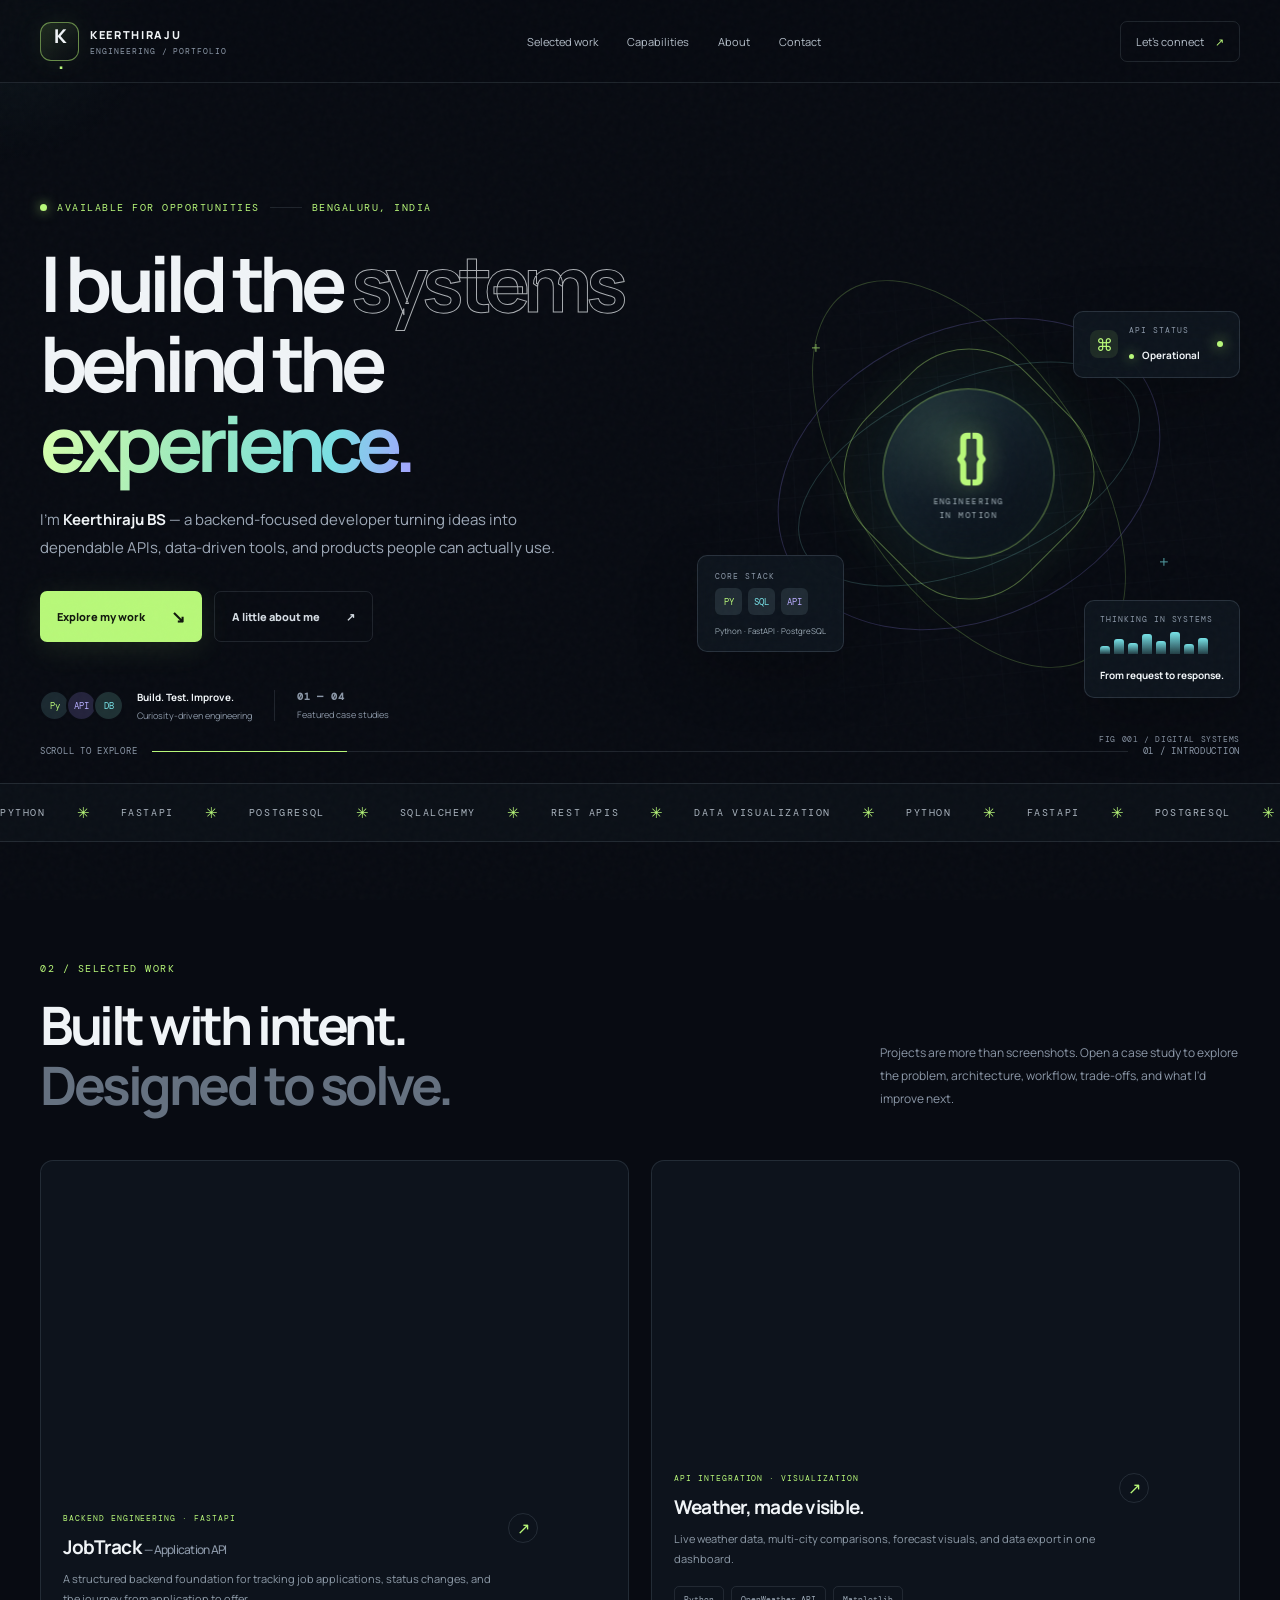
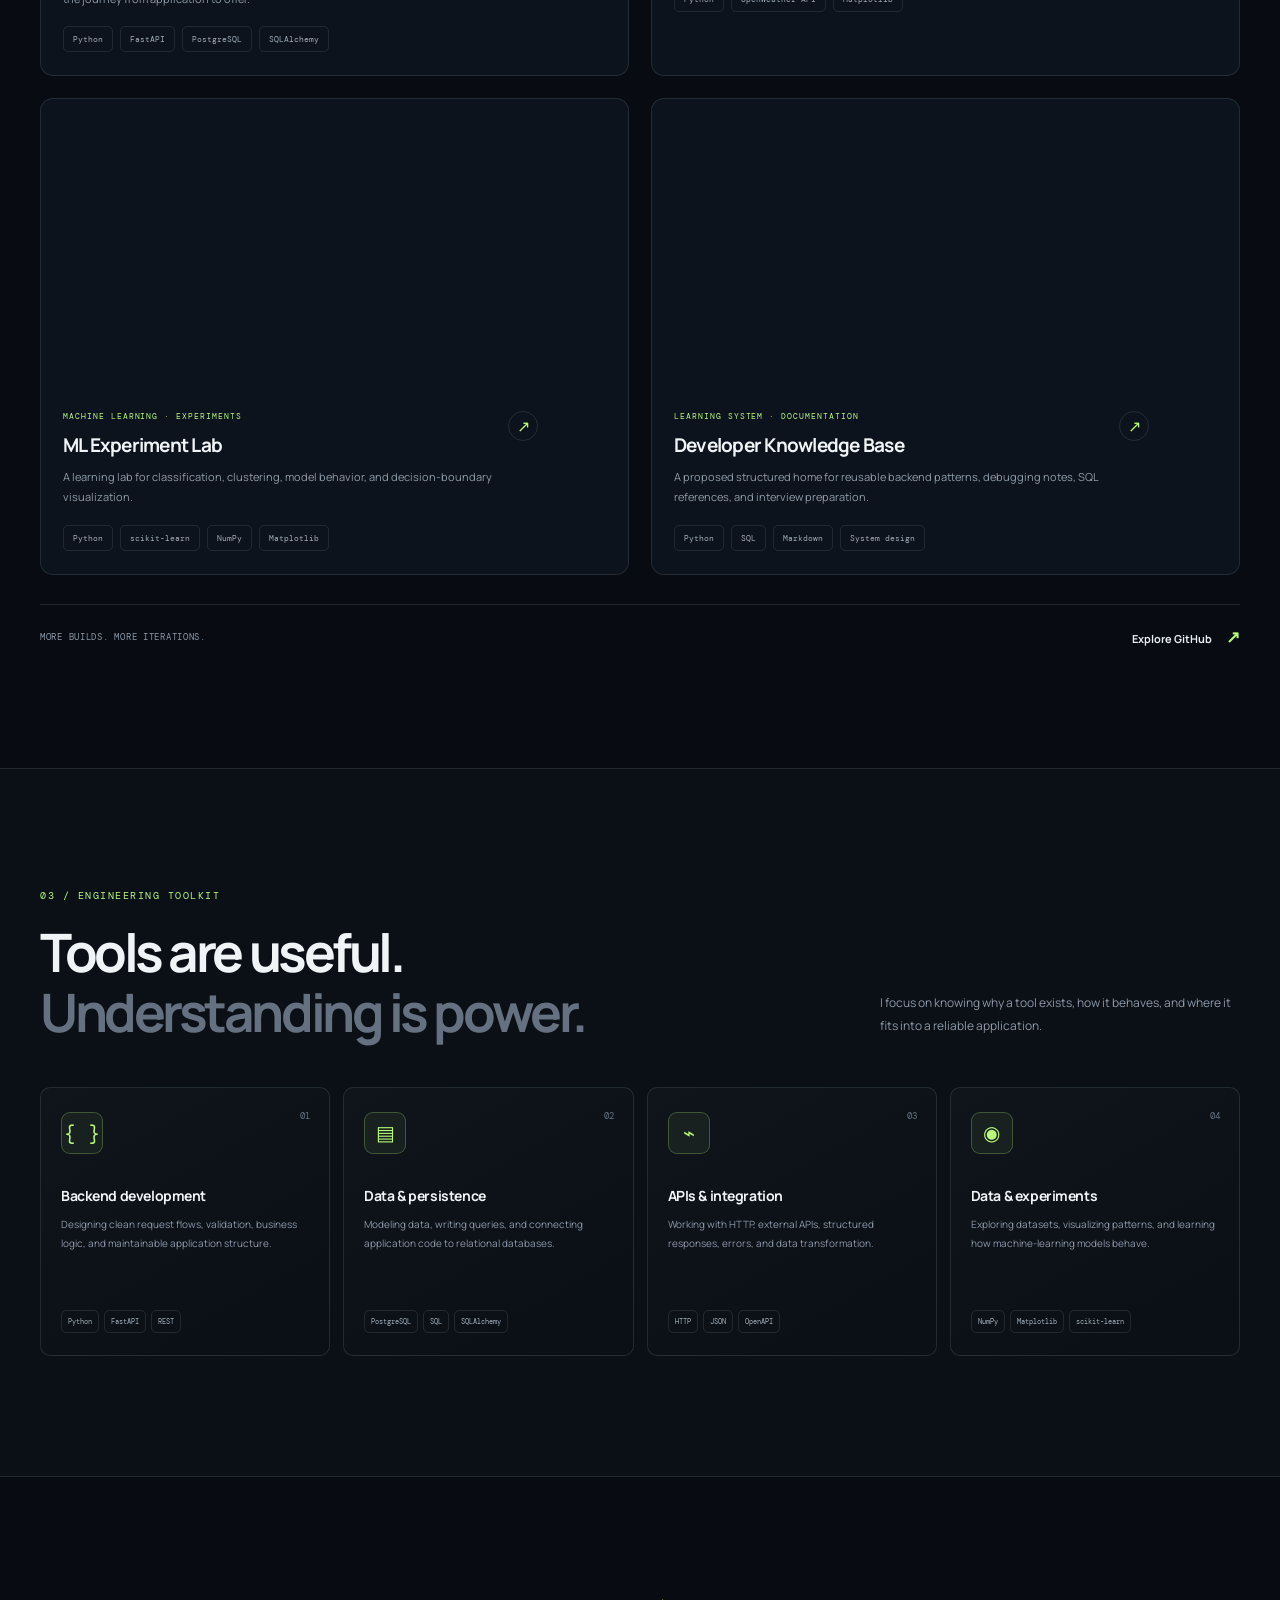
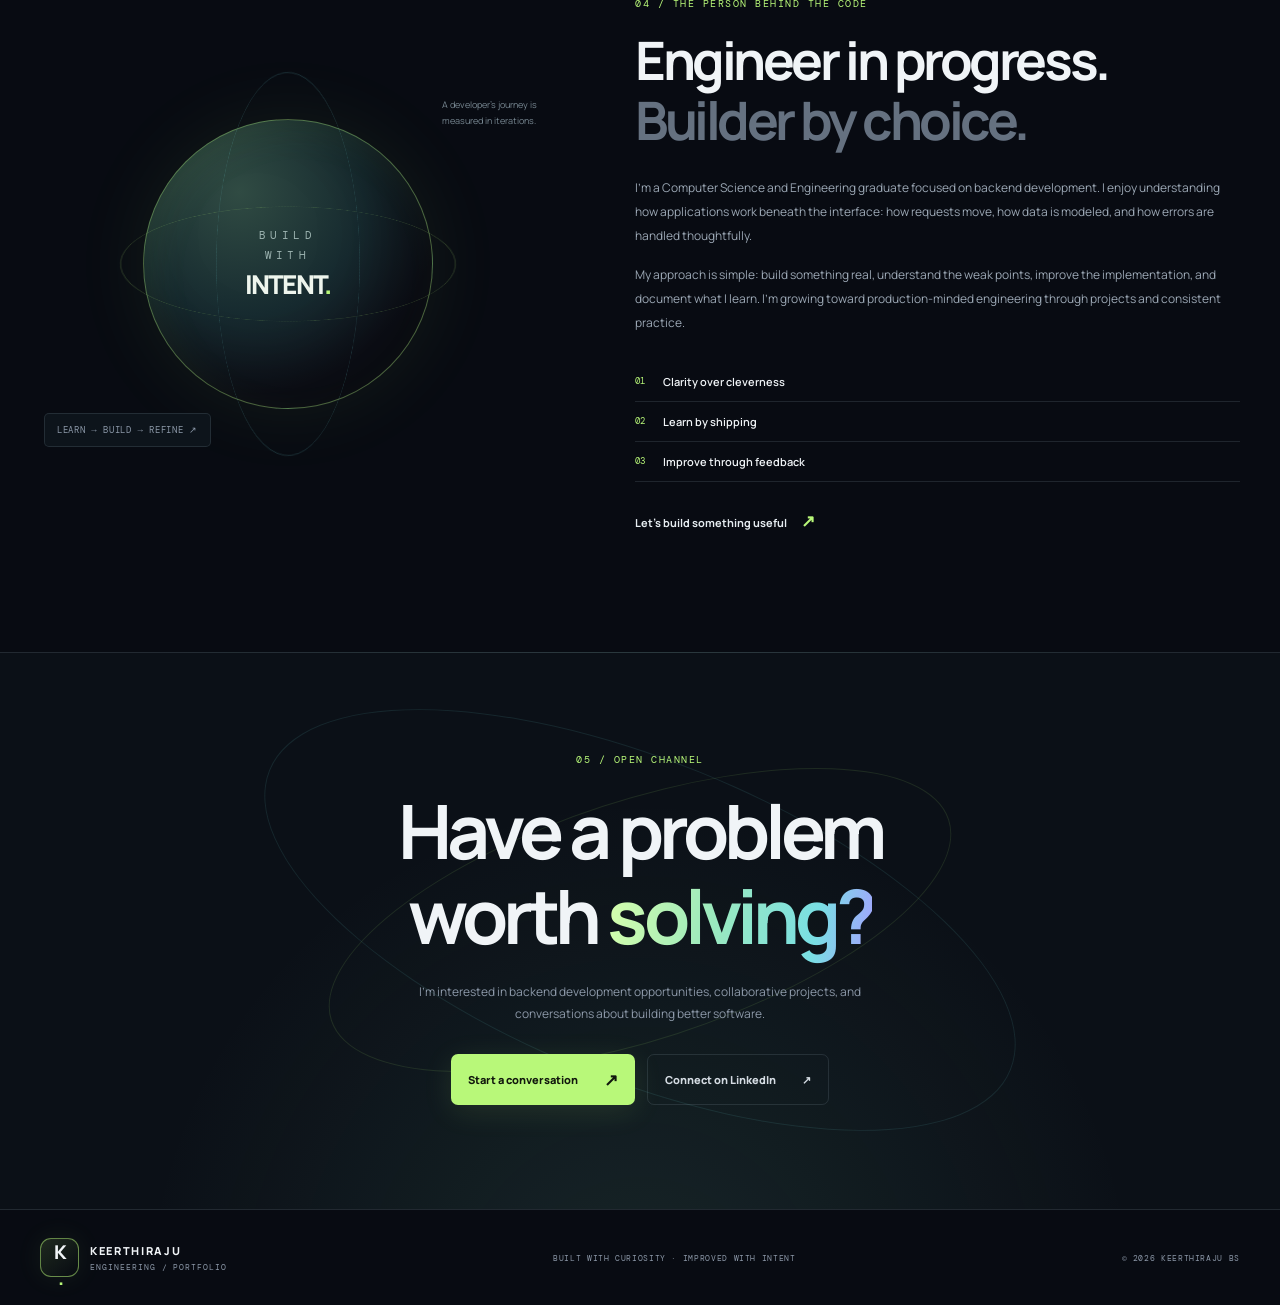
<file: index.html>
<!doctype html>
<html lang="en">
<head>
  <meta charset="utf-8">
  <meta name="viewport" content="width=device-width, initial-scale=1">
  <meta name="theme-color" content="#080b12">
  <meta name="description" content="Portfolio of Keerthiraju BS — aspiring backend developer building Python, FastAPI, PostgreSQL, API and data-driven applications.">
  <meta name="robots" content="index, follow, max-image-preview:large">
  <meta property="og:type" content="website">
  <meta property="og:title" content="Keerthiraju BS — Backend Developer Portfolio">
  <meta property="og:description" content="Engineering reliable APIs and thoughtful digital experiences with Python, FastAPI and PostgreSQL.">
  <meta property="og:image" content="assets/og-preview.svg">
  <meta name="twitter:card" content="summary_large_image">
  <title>Keerthiraju BS | Backend Developer & Python Engineer</title>
  <!-- Add a canonical URL after the final public deployment URL is known. -->
  <link rel="icon" type="image/svg+xml" href="assets/favicon.svg">
  <link rel="preconnect" href="https://fonts.googleapis.com">
  <link rel="preconnect" href="https://fonts.gstatic.com" crossorigin>
  <link href="https://fonts.googleapis.com/css2?family=DM+Mono:wght@400;500&family=Manrope:wght@400;500;600;700;800&display=swap" rel="stylesheet">
  <link rel="stylesheet" href="styles.css">
  <script type="application/ld+json">
  {
    "@context":"https://schema.org",
    "@type":"Person",
    "name":"Keerthiraju BS",
    "jobTitle":"Aspiring Backend Developer",
    "description":"Computer Science and Engineering graduate focused on Python, backend development, APIs and databases.",
    "knowsAbout":["Python","FastAPI","REST APIs","PostgreSQL","SQLAlchemy","SQL","Git","Backend Development"],
    "sameAs":["https://www.linkedin.com/in/keerthiraju-b-s-b1a40b295/","https://github.com/KeerthirajuBS"]
  }
  </script>
</head>
<body>
  <div class="noise" aria-hidden="true"></div><div class="cursor-glow" aria-hidden="true"></div>
  <header class="nav-wrap">
    <nav class="nav shell" aria-label="Main navigation">
      <a class="brand" href="#home" aria-label="Keerthiraju home"><span class="brand-mark">K<span>.</span></span><span class="brand-name">KEERTHIRAJU<span class="brand-sub">ENGINEERING / PORTFOLIO</span></span></a>
      <div class="nav-links" id="navLinks"><a href="#work">Selected work</a><a href="#stack">Capabilities</a><a href="#about">About</a><a href="#contact">Contact</a></div>
      <a class="nav-cta" href="#contact">Let's connect <span>↗</span></a>
      <button class="menu-toggle" id="menuToggle" aria-label="Toggle navigation" aria-expanded="false"><span></span><span></span></button>
    </nav>
  </header>

  <main>
    <section class="hero shell" id="home">
      <div class="hero-copy reveal">
        <div class="eyebrow"><span class="status-dot"></span> AVAILABLE FOR OPPORTUNITIES <span class="eyebrow-line"></span> BENGALURU, INDIA</div>
        <h1>I build the <span class="outline-word">systems</span><br>behind the <span class="gradient-word">experience.</span></h1>
        <p class="hero-lede">I'm <strong>Keerthiraju BS</strong> — a backend-focused developer turning ideas into dependable APIs, data-driven tools, and products people can actually use.</p>
        <div class="hero-actions"><a class="btn btn-primary" href="#work">Explore my work <span>↘</span></a><a class="btn btn-quiet" href="#about">A little about me <span>↗</span></a></div>
        <div class="hero-proof"><div class="proof-avatars"><span>Py</span><span>API</span><span>DB</span></div><div><strong>Build. Test. Improve.</strong><small>Curiosity-driven engineering</small></div><div class="proof-divider"></div><div><strong class="mono">01 — 04</strong><small>Featured case studies</small></div></div>
      </div>
      <div class="hero-visual reveal" aria-label="Abstract animated 3D technology illustration">
        <div class="visual-grid"></div><div class="orbit orbit-one"></div><div class="orbit orbit-two"></div><div class="orbit orbit-three"></div>
        <div class="core-wrap"><div class="core-ring"></div><div class="core"><span class="core-bracket">{ }</span><span class="core-caption">ENGINEERING<br>IN MOTION</span></div></div>
        <div class="float-card api-card"><span class="mini-icon">⌘</span><div><small>API STATUS</small><strong><i class="status-dot"></i> Operational</strong></div><span class="card-pulse"></span></div>
        <div class="float-card stack-card"><small>CORE STACK</small><div class="stack-pills"><span>PY</span><span>SQL</span><span>API</span></div><div class="stack-caption">Python · FastAPI · PostgreSQL</div></div>
        <div class="float-card latency-card"><small>THINKING IN SYSTEMS</small><div class="latency-line"><span></span><span></span><span></span><span></span><span></span><span></span><span></span><span></span></div><strong>From request to response.</strong></div>
        <div class="visual-index mono">FIG 001 / DIGITAL SYSTEMS</div><div class="visual-cross cross-a">+</div><div class="visual-cross cross-b">+</div>
      </div>
      <div class="hero-bottom"><span class="mono">SCROLL TO EXPLORE</span><span class="scroll-line"><i></i></span><span class="mono">01 / INTRODUCTION</span></div>
    </section>

    <section class="marquee" aria-label="Technology interests"><div class="marquee-track"><span>PYTHON</span><b>✳</b><span>FASTAPI</span><b>✳</b><span>POSTGRESQL</span><b>✳</b><span>SQLALCHEMY</span><b>✳</b><span>REST APIS</span><b>✳</b><span>DATA VISUALIZATION</span><b>✳</b><span>PYTHON</span><b>✳</b><span>FASTAPI</span><b>✳</b><span>POSTGRESQL</span><b>✳</b><span>SQLALCHEMY</span><b>✳</b><span>REST APIS</span><b>✳</b><span>DATA VISUALIZATION</span><b>✳</b></div></section>

    <section class="section shell work-section" id="work">
      <div class="section-heading reveal"><div><div class="eyebrow">02 / SELECTED WORK</div><h2>Built with intent.<br><span class="muted-heading">Designed to solve.</span></h2></div><p>Projects are more than screenshots. Open a case study to explore the problem, architecture, workflow, trade-offs, and what I'd improve next.</p></div>
      <div class="project-grid">
        <button class="project-card project-feature reveal" data-project="jobtrack" aria-label="Open JobTrack API project details">
          <div class="project-art art-job"><div class="art-top"><span class="art-chip">CASE STUDY 01</span><span class="art-arrow">↗</span></div><div class="job-window"><div class="window-top"><span></span><span></span><span></span><i>JOBTRACK / OVERVIEW</i></div><div class="job-body"><div class="job-side"><b></b><b></b><b></b><b></b></div><div class="job-main"><div class="job-welcome">Application pipeline <span>＋ New</span></div><div class="job-stats"><div><small>Applied</small><strong>12</strong><i style="width:65%"></i></div><div><small>Interview</small><strong>04</strong><i style="width:38%"></i></div><div><small>Offers</small><strong>02</strong><i style="width:22%"></i></div></div><div class="job-table"><span>COMPANY</span><span>STATUS</span><span>UPDATED</span><b>Northstar Labs</b><em>Interview</em><small>Today</small><b>Vertex Systems</b><em>Applied</em><small>Yesterday</small><b>Orbit Digital</b><em>Review</em><small>2 days ago</small></div></div></div></div><div class="art-glow"></div></div>
          <div class="project-info"><div><div class="project-kicker">BACKEND ENGINEERING · FASTAPI</div><h3>JobTrack <span>— Application API</span></h3><p>A structured backend foundation for tracking job applications, status changes, and the journey from application to offer.</p></div><span class="project-open">↗</span></div><div class="tag-row"><span>Python</span><span>FastAPI</span><span>PostgreSQL</span><span>SQLAlchemy</span></div>
        </button>
        <button class="project-card reveal" data-project="weather" aria-label="Open Weather Dashboard project details">
          <div class="project-art art-weather"><div class="art-top"><span class="art-chip">CASE STUDY 02</span><span class="art-arrow">↗</span></div><div class="weather-screen"><div class="weather-location">BENGALURU, IN <span>↗</span></div><div class="weather-main"><div><small>MONDAY / CURRENT</small><strong>28°<sup>C</sup></strong><span>Partly cloudy</span></div><div class="sun-orbit"><i></i><b></b></div></div><div class="weather-chart"><div class="chart-labels"><span>09 AM</span><span>12 PM</span><span>03 PM</span><span>06 PM</span></div><svg viewBox="0 0 420 90" preserveAspectRatio="none" aria-hidden="true"><path d="M0 68 C40 62 45 18 95 30 S150 70 205 45 S280 10 320 30 S370 70 420 20" fill="none" stroke="#a9f56a" stroke-width="3"/><path d="M0 68 C40 62 45 18 95 30 S150 70 205 45 S280 10 320 30 S370 70 420 20 L420 90 L0 90Z" fill="url(#weatherFill)" opacity=".22"/><defs><linearGradient id="weatherFill" x1="0" x2="0" y1="0" y2="1"><stop stop-color="#a9f56a"/><stop offset="1" stop-color="#a9f56a" stop-opacity="0"/></linearGradient></defs></svg></div><div class="weather-days"><span>MON <b>28°</b></span><span>TUE <b>30°</b></span><span>WED <b>27°</b></span><span>THU <b>29°</b></span></div></div><div class="art-glow"></div></div>
          <div class="project-info"><div><div class="project-kicker">API INTEGRATION · VISUALIZATION</div><h3>Weather, made visible.</h3><p>Live weather data, multi-city comparisons, forecast visuals, and data export in one dashboard.</p></div><span class="project-open">↗</span></div><div class="tag-row"><span>Python</span><span>OpenWeather API</span><span>Matplotlib</span></div>
        </button>
        <button class="project-card reveal" data-project="ml" aria-label="Open Machine Learning experiments project details">
          <div class="project-art art-ml"><div class="art-top"><span class="art-chip">CASE STUDY 03</span><span class="art-arrow">↗</span></div><div class="ml-canvas"><div class="ml-axis axis-x"></div><div class="ml-axis axis-y"></div><div class="ml-curve"></div><div class="ml-dot dot1"></div><div class="ml-dot dot2"></div><div class="ml-dot dot3"></div><div class="ml-dot dot4"></div><div class="ml-dot dot5"></div><div class="ml-dot dot6"></div><div class="ml-dot dot7"></div><div class="ml-dot dot8"></div><div class="ml-dot dot9"></div><div class="ml-label label-a">CLASS A</div><div class="ml-label label-b">CLASS B</div><div class="ml-legend"><span><i></i> Cluster 01</span><span><i></i> Cluster 02</span></div></div><div class="art-glow"></div></div>
          <div class="project-info"><div><div class="project-kicker">MACHINE LEARNING · EXPERIMENTS</div><h3>ML Experiment Lab</h3><p>A learning lab for classification, clustering, model behavior, and decision-boundary visualization.</p></div><span class="project-open">↗</span></div><div class="tag-row"><span>Python</span><span>scikit-learn</span><span>NumPy</span><span>Matplotlib</span></div>
        </button>
        <button class="project-card project-knowledge reveal" data-project="knowledge" aria-label="Open Developer Knowledge Base project details">
          <div class="project-art art-knowledge"><div class="art-top"><span class="art-chip">CASE STUDY 04</span><span class="art-arrow">↗</span></div><div class="knowledge-stack"><div class="knowledge-file file-back"><span>PY</span><b>python-notes.md</b><i>2.4 KB</i></div><div class="knowledge-file file-mid"><span>DB</span><b>sql-patterns.md</b><i>4.8 KB</i></div><div class="knowledge-file file-front"><span>API</span><b>backend-playbook.md</b><i>8.1 KB</i></div><div class="knowledge-orbit"></div></div><div class="art-glow"></div></div>
          <div class="project-info"><div><div class="project-kicker">LEARNING SYSTEM · DOCUMENTATION</div><h3>Developer Knowledge Base</h3><p>A proposed structured home for reusable backend patterns, debugging notes, SQL references, and interview preparation.</p></div><span class="project-open">↗</span></div><div class="tag-row"><span>Python</span><span>SQL</span><span>Markdown</span><span>System design</span></div>
        </button>
      </div>
      <div class="work-foot reveal"><span class="mono">MORE BUILDS. MORE ITERATIONS.</span><a class="text-link" href="https://github.com/KeerthirajuBS" target="_blank" rel="noreferrer">Explore GitHub <span>↗</span></a></div>
    </section>

    <section class="stack-section" id="stack"><div class="shell section"><div class="section-heading reveal"><div><div class="eyebrow">03 / ENGINEERING TOOLKIT</div><h2>Tools are useful.<br><span class="muted-heading">Understanding is power.</span></h2></div><p>I focus on knowing why a tool exists, how it behaves, and where it fits into a reliable application.</p></div>
      <div class="capability-grid"><article class="capability reveal"><span class="cap-number">01</span><div class="cap-icon">{ }</div><h3>Backend development</h3><p>Designing clean request flows, validation, business logic, and maintainable application structure.</p><div class="cap-tags"><span>Python</span><span>FastAPI</span><span>REST</span></div></article><article class="capability reveal"><span class="cap-number">02</span><div class="cap-icon">▤</div><h3>Data & persistence</h3><p>Modeling data, writing queries, and connecting application code to relational databases.</p><div class="cap-tags"><span>PostgreSQL</span><span>SQL</span><span>SQLAlchemy</span></div></article><article class="capability reveal"><span class="cap-number">03</span><div class="cap-icon">⌁</div><h3>APIs & integration</h3><p>Working with HTTP, external APIs, structured responses, errors, and data transformation.</p><div class="cap-tags"><span>HTTP</span><span>JSON</span><span>OpenAPI</span></div></article><article class="capability reveal"><span class="cap-number">04</span><div class="cap-icon">◉</div><h3>Data & experiments</h3><p>Exploring datasets, visualizing patterns, and learning how machine-learning models behave.</p><div class="cap-tags"><span>NumPy</span><span>Matplotlib</span><span>scikit-learn</span></div></article></div>
    </div></section>

    <section class="section shell about-section" id="about"><div class="about-visual reveal"><div class="about-orb"><div class="about-orb-inner"><span>BUILD</span><span>WITH</span><strong>INTENT<span>.</span></strong></div></div><div class="about-stamp mono">LEARN → BUILD → REFINE ↗</div><div class="about-side-note">A developer's journey is<br>measured in iterations.</div></div><div class="about-copy reveal"><div class="eyebrow">04 / THE PERSON BEHIND THE CODE</div><h2>Engineer in progress.<br><span class="muted-heading">Builder by choice.</span></h2><p>I'm a Computer Science and Engineering graduate focused on backend development. I enjoy understanding how applications work beneath the interface: how requests move, how data is modeled, and how errors are handled thoughtfully.</p><p>My approach is simple: build something real, understand the weak points, improve the implementation, and document what I learn. I'm growing toward production-minded engineering through projects and consistent practice.</p><div class="about-principles"><div><span>01</span><strong>Clarity over cleverness</strong></div><div><span>02</span><strong>Learn by shipping</strong></div><div><span>03</span><strong>Improve through feedback</strong></div></div><a href="#contact" class="text-link">Let's build something useful <span>↗</span></a></div></section>

    <section class="contact-section" id="contact"><div class="shell contact-inner reveal"><div class="eyebrow">05 / OPEN CHANNEL</div><h2>Have a problem<br>worth <span class="gradient-word">solving?</span></h2><p>I'm interested in backend development opportunities, collaborative projects, and conversations about building better software.</p><div class="contact-actions"><a class="btn btn-primary" href="mailto:keerthirajubs12@gmail.com?subject=Portfolio%20contact">Start a conversation <span>↗</span></a><a class="btn btn-quiet" href="https://www.linkedin.com/in/keerthiraju-b-s-b1a40b295/" target="_blank" rel="noreferrer">Connect on LinkedIn <span>↗</span></a></div><div class="contact-orbit orbit-contact-a"></div><div class="contact-orbit orbit-contact-b"></div></div></section>
  </main>

  <footer class="footer shell"><a class="brand" href="#home"><span class="brand-mark">K<span>.</span></span><span class="brand-name">KEERTHIRAJU<span class="brand-sub">ENGINEERING / PORTFOLIO</span></span></a><span class="footer-center mono">BUILT WITH CURIOSITY · IMPROVED WITH INTENT</span><span class="mono footer-year">© <span id="year"></span> KEERTHIRAJU BS</span></footer>

  <div class="modal-backdrop" id="projectModal" aria-hidden="true"><section class="project-modal" role="dialog" aria-modal="true" aria-labelledby="modalTitle"><button class="modal-close" id="modalClose" aria-label="Close project details">×</button><div class="modal-hero" id="modalHero"><div class="modal-hero-grid"></div><span class="modal-kicker mono" id="modalKicker">CASE STUDY / 01</span><div class="modal-hero-title"><span class="modal-symbol" id="modalSymbol">{ }</span><h2 id="modalTitle">Project title</h2><p id="modalSubtitle"></p></div></div><div class="modal-content"><div class="modal-main"><section><div class="eyebrow">THE OVERVIEW</div><p id="modalOverview"></p></section><section><div class="eyebrow">THE PROBLEM</div><p id="modalProblem"></p></section><section><div class="eyebrow">THE APPROACH</div><ul id="modalApproach"></ul></section><section><div class="eyebrow">FEATURES & WORKFLOW</div><div class="modal-feature-grid" id="modalFeatures"></div></section><section><div class="eyebrow">WHAT I LEARNED</div><p id="modalLearning"></p></section><section><div class="eyebrow">NEXT ITERATIONS</div><ul id="modalRoadmap"></ul></section></div><aside class="modal-aside"><div class="aside-block"><div class="eyebrow">TECHNOLOGY</div><div class="modal-tags" id="modalTags"></div></div><div class="aside-block"><div class="eyebrow">PROJECT STATUS</div><p id="modalStatus"></p></div><div class="aside-block"><div class="eyebrow">ROLE</div><p>Project design & implementation</p></div><a class="btn btn-primary modal-github" id="modalGithub" href="https://github.com/KeerthirajuBS" target="_blank" rel="noreferrer">View repository <span>↗</span></a><p class="modal-note">This link opens my GitHub profile. Individual project repository links can be added once the repositories are published.</p></aside></div></section></div>
  <script src="script.js" defer></script>
</body>
</html>
</file>
<file: styles.css>
:root{--bg:#080b12;--panel:#10151f;--panel2:#121a25;--text:#f0f4f7;--muted:#8c98a8;--line:rgba(195,216,237,.12);--lime:#b8f879;--cyan:#78e4e9;--violet:#9b8cff;--mono:'DM Mono',monospace;--sans:'Manrope',sans-serif}*{box-sizing:border-box}html{scroll-behavior:smooth;scroll-padding-top:90px}body{margin:0;background:var(--bg);color:var(--text);font-family:var(--sans);overflow-x:hidden}body.modal-open{overflow:hidden}a{color:inherit;text-decoration:none}button{font:inherit;color:inherit}.noise{position:fixed;inset:0;pointer-events:none;z-index:30;opacity:.035;background-image:url("data:image/svg+xml,%3Csvg viewBox='0 0 180 180' xmlns='http://www.w3.org/2000/svg'%3E%3Cfilter id='n'%3E%3CfeTurbulence type='fractalNoise' baseFrequency='.9' numOctaves='3' stitchTiles='stitch'/%3E%3C/filter%3E%3Crect width='100%25' height='100%25' filter='url(%23n)' opacity='.65'/%3E%3C/svg%3E")}.cursor-glow{position:fixed;width:340px;height:340px;border-radius:50%;pointer-events:none;z-index:0;background:radial-gradient(circle,rgba(115,225,199,.065),transparent 68%);transform:translate(-50%,-50%)}.shell{width:min(1200px,calc(100% - 64px));margin-inline:auto}.nav-wrap{position:sticky;top:0;z-index:20;background:rgba(8,11,18,.76);backdrop-filter:blur(18px);border-bottom:1px solid var(--line)}.nav{height:82px;display:flex;align-items:center;justify-content:space-between;gap:24px}.brand{display:flex;align-items:center;gap:11px}.brand-mark{width:39px;height:39px;display:grid;place-items:center;border:1px solid rgba(184,248,121,.5);border-radius:11px;font-weight:800;font-size:19px;letter-spacing:-2px;background:linear-gradient(140deg,rgba(184,248,121,.13),transparent);box-shadow:0 0 28px rgba(184,248,121,.07)}.brand-mark span{color:var(--lime)}.brand-name{font-size:11px;font-weight:800;letter-spacing:.15em}.brand-sub{display:block;margin-top:4px;font:8px var(--mono);letter-spacing:.12em;color:var(--muted)}.nav-links{display:flex;gap:29px}.nav-links a,.nav-cta{font-size:11px;color:#b5bfca;transition:color .2s}.nav-links a:hover,.nav-cta:hover{color:var(--lime)}.nav-cta{border:1px solid var(--line);padding:12px 15px;border-radius:7px}.nav-cta span{color:var(--lime);margin-left:9px}.menu-toggle{display:none;background:none;border:0}.hero{position:relative;min-height:700px;padding-top:112px;display:grid;grid-template-columns:1.08fr .92fr;align-items:center;gap:20px}.hero-copy{position:relative;z-index:2;padding-bottom:55px}.eyebrow{font:10px var(--mono);letter-spacing:.15em;color:var(--lime);display:flex;align-items:center;gap:10px}.status-dot{width:7px;height:7px;display:inline-block;background:var(--lime);border-radius:50%;box-shadow:0 0 12px rgba(184,248,121,.8);animation:blink 2s infinite}.eyebrow-line{height:1px;width:32px;background:var(--line)}h1,h2,h3,p{margin-top:0}h1{font-size:clamp(46px,6vw,78px);line-height:1.04;letter-spacing:-.075em;font-weight:700;margin:29px 0 23px} .outline-word{color:transparent;-webkit-text-stroke:1px rgba(240,244,247,.7)}.gradient-word{background:linear-gradient(100deg,#d6ffac 2%,#9ce9bd 40%,#79dfe4 78%,#a5a0ff);color:transparent;background-clip:text;-webkit-background-clip:text}.hero-lede{font-size:15px;line-height:1.9;color:#9da8b7;max-width:525px}.hero-lede strong{color:var(--text);font-weight:700}.hero-actions,.contact-actions{display:flex;gap:12px;flex-wrap:wrap;margin-top:28px}.btn{display:inline-flex;align-items:center;justify-content:center;gap:26px;padding:14px 17px;border-radius:7px;font-size:11px;font-weight:800;transition:transform .25s,border-color .25s,background .25s}.btn:hover{transform:translateY(-3px)}.btn-primary{background:var(--lime);color:#11170d;box-shadow:0 6px 30px rgba(184,248,121,.11)}.btn-primary:hover{background:#d1ff9e}.btn-primary span{font-size:17px}.btn-quiet{border:1px solid var(--line);color:#d5dce3}.btn-quiet:hover{border-color:rgba(184,248,121,.45)}.hero-proof{display:flex;align-items:center;gap:13px;margin-top:48px}.proof-avatars{display:flex;padding-left:3px}.proof-avatars span{width:31px;height:31px;border-radius:50%;display:grid;place-items:center;margin-left:-4px;border:2px solid var(--bg);background:#1b2930;color:var(--lime);font:9px var(--mono)}.proof-avatars span:nth-child(2){background:#24233c;color:#b7afff}.proof-avatars span:nth-child(3){background:#1e3033;color:var(--cyan)}.hero-proof strong{display:block;font-size:10px}.hero-proof small{display:block;color:var(--muted);font-size:9px;margin-top:5px}.proof-divider{height:31px;width:1px;background:var(--line);margin:0 9px}.mono{font-family:var(--mono);font-size:9px;letter-spacing:.08em;color:var(--muted)}.hero-visual{height:510px;position:relative;isolation:isolate;perspective:900px}.visual-grid{position:absolute;inset:4% -3% 2%;opacity:.34;background-image:linear-gradient(rgba(139,183,207,.12) 1px,transparent 1px),linear-gradient(90deg,rgba(139,183,207,.12) 1px,transparent 1px);background-size:38px 38px;mask-image:radial-gradient(ellipse at center,#000 0%,transparent 72%);transform:rotateX(12deg) rotateZ(-5deg)}.orbit{position:absolute;left:50%;top:47%;border:1px solid rgba(137,217,214,.2);border-radius:50%;transform:translate(-50%,-50%) rotate(-24deg);animation:orbitSpin 24s linear infinite}.orbit-one{width:365px;height:185px}.orbit-two{width:440px;height:235px;transform:translate(-50%,-50%) rotate(56deg);border-color:rgba(184,248,121,.22);animation-duration:32s;animation-direction:reverse}.orbit-three{width:290px;height:400px;transform:translate(-50%,-50%) rotate(65deg);border-color:rgba(155,140,255,.22);animation-duration:40s}.core-wrap{position:absolute;left:50%;top:47%;transform:translate(-50%,-50%);width:225px;height:225px;display:grid;place-items:center;animation:float 6s ease-in-out infinite}.core-ring{position:absolute;inset:0;border:1px solid rgba(184,248,121,.38);border-radius:36%;transform:rotate(45deg);box-shadow:inset 0 0 50px rgba(184,248,121,.05),0 0 55px rgba(184,248,121,.05);animation:ringMorph 12s ease-in-out infinite alternate}.core{width:172px;height:172px;border-radius:50%;display:flex;flex-direction:column;align-items:center;justify-content:center;background:radial-gradient(circle at 35% 28%,#273a3b 0,#111b25 43%,#090e16 75%);border:1px solid rgba(184,248,121,.48);box-shadow:inset 0 0 50px rgba(109,231,204,.08),0 0 60px rgba(98,214,190,.13);transform:rotateX(8deg)}.core-bracket{font-size:48px;font-weight:800;color:var(--lime);letter-spacing:-.12em;text-shadow:0 0 22px rgba(184,248,121,.35)}.core-caption{text-align:center;font:8px/1.7 var(--mono);letter-spacing:.18em;color:#a5b5bd;margin-top:6px}.float-card{position:absolute;z-index:3;border:1px solid rgba(195,216,237,.15);background:rgba(15,23,32,.83);backdrop-filter:blur(15px);border-radius:10px;box-shadow:0 18px 60px rgba(0,0,0,.25);animation:float 5s ease-in-out infinite}.api-card{top:15%;right:0;display:flex;align-items:center;gap:11px;padding:13px 16px;animation-delay:-1.2s}.mini-icon{width:28px;height:28px;display:grid;place-items:center;border-radius:8px;background:rgba(184,248,121,.1);color:var(--lime);font-size:17px}.float-card small{display:block;font:8px var(--mono);color:var(--muted);letter-spacing:.12em;margin-bottom:7px}.float-card strong{font-size:10px}.float-card strong .status-dot{margin-right:6px;width:5px;height:5px}.card-pulse{width:6px;height:6px;background:var(--lime);border-radius:50%;margin-left:6px;box-shadow:0 0 14px var(--lime)}.stack-card{left:0;bottom:18%;padding:15px 17px;animation-delay:-2s}.stack-pills{display:flex;gap:6px}.stack-pills span{display:grid;place-items:center;width:27px;height:27px;border-radius:6px;background:#202b34;color:var(--lime);font:9px var(--mono)}.stack-pills span:nth-child(2){color:var(--cyan)}.stack-pills span:nth-child(3){color:#b9adff}.stack-caption{font-size:8px;color:#9caab6;margin-top:10px}.latency-card{right:0;bottom:9%;padding:13px 15px;animation-delay:-3s}.latency-line{display:flex;align-items:end;gap:4px;height:22px;margin:8px 0}.latency-line span{display:block;width:10px;background:linear-gradient(var(--cyan),rgba(120,228,233,.2));border-radius:3px 3px 0 0;animation:bars 1.2s ease-in-out infinite alternate}.latency-line span:nth-child(1){height:35%}.latency-line span:nth-child(2){height:70%;animation-delay:.2s}.latency-line span:nth-child(3){height:50%;animation-delay:.4s}.latency-line span:nth-child(4){height:90%;animation-delay:.1s}.latency-line span:nth-child(5){height:60%;animation-delay:.3s}.latency-line span:nth-child(6){height:100%;animation-delay:.5s}.latency-line span:nth-child(7){height:45%;animation-delay:.25s}.latency-line span:nth-child(8){height:72%;animation-delay:.6s}.visual-index{position:absolute;bottom:0;right:0;font-size:8px}.visual-cross{position:absolute;color:var(--lime);font-size:17px;opacity:.65}.cross-a{top:20%;left:21%}.cross-b{right:13%;top:62%;color:var(--cyan)}.hero-bottom{position:absolute;bottom:26px;left:0;right:0;display:flex;align-items:center;gap:15px}.scroll-line{height:1px;flex:1;background:var(--line);position:relative;overflow:hidden}.scroll-line i{position:absolute;left:0;top:0;width:20%;height:1px;background:var(--lime);animation:scan 2.5s ease-in-out infinite}.marquee{overflow:hidden;border-block:1px solid var(--line);background:#0b1017;padding:18px 0}.marquee-track{display:flex;align-items:center;gap:31px;width:max-content;animation:marquee 35s linear infinite}.marquee span{font:10px var(--mono);letter-spacing:.16em;color:#aab4bf}.marquee b{font-size:15px;color:var(--lime);font-weight:400}.section{padding-top:120px;padding-bottom:120px}.section-heading{display:flex;align-items:end;justify-content:space-between;gap:45px;margin-bottom:44px}.section-heading h2,.about-copy h2,.contact-inner h2{font-size:clamp(34px,4.3vw,53px);line-height:1.14;letter-spacing:-.065em;margin:20px 0 0}.muted-heading{color:#657180}.section-heading>p{max-width:360px;font-size:12px;line-height:1.9;color:var(--muted);margin:0 0 5px}.project-grid{display:grid;grid-template-columns:1fr 1fr;gap:22px}.project-card{padding:0;text-align:left;background:#0d131c;border:1px solid var(--line);border-radius:13px;overflow:hidden;cursor:pointer;display:flex;flex-direction:column;min-width:0;transition:transform .35s,border-color .35s,box-shadow .35s}.project-card:hover{transform:translateY(-7px);border-color:rgba(184,248,121,.35);box-shadow:0 20px 60px rgba(0,0,0,.24)}.project-art{height:290px;position:relative;overflow:hidden;background:#111b23;isolation:isolate}.project-feature .project-art{height:330px}.art-top{position:absolute;top:17px;left:18px;right:18px;display:flex;justify-content:space-between;align-items:center;z-index:3}.art-chip{border:1px solid rgba(255,255,255,.16);border-radius:5px;padding:7px 9px;font:8px var(--mono);letter-spacing:.1em;background:rgba(5,10,15,.35);color:#d8e0e6}.art-arrow{width:31px;height:31px;display:grid;place-items:center;border-radius:50%;border:1px solid rgba(255,255,255,.22);font-size:15px;background:rgba(0,0,0,.18);transition:transform .3s,background .3s}.project-card:hover .art-arrow{transform:rotate(45deg);background:var(--lime);color:#10160b}.art-glow{position:absolute;inset:0;z-index:-1;background:radial-gradient(ellipse at 55% 52%,rgba(91,220,190,.12),transparent 58%)}.art-job{background:radial-gradient(ellipse at 65% 20%,#233e3e 0,#101c26 46%,#0a1019 100%)}.job-window{position:absolute;left:11%;right:9%;top:19%;bottom:-12%;border:1px solid rgba(181,230,222,.28);border-radius:9px;background:rgba(11,18,27,.92);box-shadow:0 20px 60px #03060a;transform:perspective(800px) rotateY(-7deg) rotateX(3deg);transition:transform .6s}.project-card:hover .job-window{transform:perspective(800px) rotateY(-2deg) rotateX(0) translateY(-5px)}.window-top{height:29px;border-bottom:1px solid rgba(255,255,255,.08);display:flex;align-items:center;gap:5px;padding:0 11px}.window-top>span{width:5px;height:5px;border-radius:50%;background:#f07878}.window-top>span:nth-child(2){background:#e7ca70}.window-top>span:nth-child(3){background:#9be58c}.window-top i{font:7px var(--mono);font-style:normal;color:#8796a3;margin-left:8px}.job-body{display:flex;height:calc(100% - 29px)}.job-side{width:37px;border-right:1px solid rgba(255,255,255,.08);display:flex;flex-direction:column;align-items:center;gap:15px;padding-top:18px}.job-side b{width:12px;height:12px;border-radius:4px;background:#253c3c}.job-side b:first-child{background:var(--lime)}.job-main{padding:15px;flex:1;min-width:0}.job-welcome{font-size:9px;color:#dce7e6;display:flex;justify-content:space-between;align-items:center}.job-welcome span{font-size:7px;background:var(--lime);color:#14200f;padding:5px 7px;border-radius:4px}.job-stats{display:grid;grid-template-columns:repeat(3,1fr);gap:7px;margin-top:14px}.job-stats>div{padding:9px;background:#111e26;border:1px solid rgba(255,255,255,.05);border-radius:5px}.job-stats small{display:block;color:#7e909c;font-size:7px}.job-stats strong{display:block;font-size:16px;margin:5px 0}.job-stats i{display:block;height:2px;background:var(--lime);border-radius:3px}.job-table{margin-top:16px;display:grid;grid-template-columns:1.3fr 1fr .7fr;gap:10px 6px;align-items:center;font-size:7px}.job-table span{font:6px var(--mono);color:#6f808c;padding-bottom:5px;border-bottom:1px solid rgba(255,255,255,.07)}.job-table b{font-weight:500;color:#c8d4d9}.job-table em{font-style:normal;color:var(--lime);background:rgba(184,248,121,.1);padding:4px 5px;border-radius:3px;width:max-content}.job-table small{color:#778591}.art-weather{background:radial-gradient(ellipse at 50% 0,#243c3a,#0c1720 70%)}.weather-screen{position:absolute;left:12%;right:12%;top:19%;bottom:5%;padding:17px 19px;border:1px solid rgba(255,255,255,.13);border-radius:10px;background:linear-gradient(140deg,rgba(22,37,45,.96),rgba(10,18,26,.95));box-shadow:0 22px 50px #06090d;transform:rotateY(5deg) rotateX(2deg);transition:transform .6s}.project-card:hover .weather-screen{transform:rotateY(0) rotateX(0) translateY(-4px)}.weather-location{font:8px var(--mono);color:#9cabb2;letter-spacing:.12em;display:flex;justify-content:space-between}.weather-location span{color:var(--lime)}.weather-main{display:flex;align-items:center;justify-content:space-between;margin-top:10px}.weather-main small{display:block;font:7px var(--mono);color:#81929d}.weather-main strong{display:block;font-size:51px;letter-spacing:-.08em;line-height:1.2}.weather-main sup{font-size:17px;color:var(--lime)}.weather-main span{font-size:9px;color:#9aabb3}.sun-orbit{width:80px;height:80px;border:1px solid rgba(184,248,121,.18);border-radius:50%;display:grid;place-items:center;position:relative}.sun-orbit:before,.sun-orbit:after{content:"";position:absolute;inset:10px;border:1px dashed rgba(184,248,121,.25);border-radius:50%;animation:orbitSpin 12s linear infinite}.sun-orbit:after{inset:-5px;transform:rotateX(65deg);border-style:solid}.sun-orbit i{width:35px;height:35px;border-radius:50%;background:radial-gradient(circle at 35% 30%,#f5ffce,#b8f879 65%,#5e9c50);box-shadow:0 0 25px rgba(184,248,121,.3)}.weather-chart{height:67px;margin-top:9px;position:relative}.weather-chart svg{width:100%;height:54px;overflow:visible}.chart-labels{display:flex;justify-content:space-between;font:6px var(--mono);color:#72828d}.weather-days{display:flex;justify-content:space-between;padding-top:5px;border-top:1px solid rgba(255,255,255,.08)}.weather-days span{font:7px var(--mono);color:#82939b}.weather-days b{display:block;font:10px var(--sans);color:#e0e9e8;margin-top:4px}.art-ml{background:radial-gradient(ellipse at 50% 45%,#2d244a,#10121f 70%)}.ml-canvas{position:absolute;inset:21% 12% 8%;border:1px solid rgba(188,174,255,.15);border-radius:8px;background-image:linear-gradient(rgba(174,163,255,.08) 1px,transparent 1px),linear-gradient(90deg,rgba(174,163,255,.08) 1px,transparent 1px);background-size:25px 25px;overflow:hidden}.ml-axis{position:absolute;background:rgba(190,189,218,.25)}.axis-x{height:1px;bottom:22px;left:15px;right:13px}.axis-y{width:1px;top:12px;bottom:22px;left:17px}.ml-curve{position:absolute;width:160%;height:80%;left:-18%;top:11%;border-radius:50%;border:1px dashed rgba(182,164,255,.6);transform:rotate(-27deg)}.ml-dot{position:absolute;width:8px;height:8px;border-radius:50%;background:#a99bff;box-shadow:0 0 14px rgba(169,155,255,.7);animation:dotPulse 2s infinite}.dot1{left:24%;top:34%}.dot2{left:31%;top:48%;animation-delay:.3s}.dot3{left:38%;top:27%;animation-delay:.7s}.dot4{left:42%;top:43%;animation-delay:.5s}.dot5{left:65%;top:62%;background:var(--cyan);box-shadow:0 0 14px rgba(120,228,233,.7)}.dot6{left:72%;top:70%;background:var(--cyan);animation-delay:.4s}.dot7{left:78%;top:52%;background:var(--cyan);animation-delay:.8s}.dot8{left:61%;top:76%;background:var(--cyan);animation-delay:.2s}.dot9{left:83%;top:65%;background:var(--cyan);animation-delay:.6s}.ml-label{position:absolute;font:7px var(--mono);letter-spacing:.1em}.label-a{top:13%;left:13%;color:#b4a8ff}.label-b{right:11%;bottom:18%;color:var(--cyan)}.ml-legend{position:absolute;left:12px;bottom:6px;display:flex;gap:12px;font:6px var(--mono);color:#a0a4b6}.ml-legend i{display:inline-block;width:5px;height:5px;border-radius:50%;background:#a99bff;margin-right:4px}.ml-legend span:nth-child(2) i{background:var(--cyan)}.art-knowledge{background:radial-gradient(ellipse at 50% 50%,#27343f,#0b121b 73%)}.knowledge-stack{position:absolute;inset:19% 12% 8%;display:grid;place-items:center}.knowledge-file{position:absolute;width:68%;height:56px;border-radius:7px;display:flex;align-items:center;gap:10px;padding:0 12px;border:1px solid rgba(190,221,229,.18);background:rgba(20,32,43,.95);box-shadow:0 15px 35px rgba(0,0,0,.25);font-size:8px;transition:transform .5s}.knowledge-file span{display:grid;place-items:center;width:27px;height:27px;border-radius:5px;background:rgba(184,248,121,.12);color:var(--lime);font:8px var(--mono)}.knowledge-file b{font-weight:600}.knowledge-file i{margin-left:auto;font:7px var(--mono);font-style:normal;color:#71818d}.file-back{transform:translate(16px,-52px) rotate(5deg);opacity:.6}.file-mid{transform:translate(-10px,-12px) rotate(-3deg);opacity:.8}.file-front{transform:translate(0,31px)}.project-card:hover .file-back{transform:translate(21px,-62px) rotate(8deg)}.project-card:hover .file-mid{transform:translate(-16px,-22px) rotate(-5deg)}.knowledge-orbit{position:absolute;width:250px;height:130px;border:1px solid rgba(184,248,121,.25);border-radius:50%;transform:rotate(27deg)}.project-info{padding:22px 22px 0;display:flex;justify-content:space-between;gap:15px}.project-kicker{font:8px var(--mono);letter-spacing:.12em;color:var(--lime);margin-bottom:11px}.project-info h3{font-size:19px;letter-spacing:-.04em;margin-bottom:9px}.project-info h3 span{font-size:12px;color:#8c98a8;font-weight:500}.project-info p{font-size:11px;line-height:1.8;color:#8e9ba8;max-width:430px;margin-bottom:0}.project-open{flex-shrink:0;width:30px;height:30px;border:1px solid var(--line);border-radius:50%;display:grid;place-items:center;color:var(--lime);transition:transform .3s}.project-card:hover .project-open{transform:rotate(45deg)}.tag-row{display:flex;flex-wrap:wrap;gap:7px;padding:18px 22px 23px}.tag-row span,.cap-tags span{font:8px var(--mono);padding:7px 9px;border:1px solid rgba(195,216,237,.11);border-radius:5px;color:#a0adba}.work-foot{display:flex;align-items:center;justify-content:space-between;margin-top:29px;padding-top:20px;border-top:1px solid var(--line)}.text-link{font-size:11px;font-weight:700;color:#e6edf1}.text-link span{color:var(--lime);margin-left:12px;font-size:17px}.stack-section{background:#0b1017;border-block:1px solid var(--line)}.capability-grid{display:grid;grid-template-columns:repeat(4,1fr);gap:13px}.capability{position:relative;padding:24px 20px 22px;border:1px solid var(--line);border-radius:10px;background:linear-gradient(150deg,rgba(255,255,255,.025),transparent);transition:transform .3s,border-color .3s}.capability:hover{transform:translateY(-5px);border-color:rgba(184,248,121,.3)}.cap-number{position:absolute;top:22px;right:19px;font:9px var(--mono);color:#657280}.cap-icon{width:42px;height:42px;border-radius:9px;border:1px solid rgba(184,248,121,.25);display:grid;place-items:center;color:var(--lime);font:20px var(--mono);background:rgba(184,248,121,.055);margin-bottom:32px}.capability h3{font-size:14px;letter-spacing:-.03em;margin-bottom:10px}.capability p{font-size:10px;line-height:1.9;color:var(--muted);min-height:77px}.cap-tags{display:flex;flex-wrap:wrap;gap:5px;margin-top:18px}.cap-tags span{font-size:7px;padding:6px}.about-section{display:grid;grid-template-columns:.9fr 1.1fr;gap:100px;align-items:center}.about-visual{height:390px;position:relative;display:grid;place-items:center}.about-orb{width:290px;height:290px;border-radius:50%;background:radial-gradient(circle at 33% 25%,#304b43,#172b30 43%,#10131d 70%);border:1px solid rgba(184,248,121,.35);box-shadow:inset -30px -30px 70px rgba(0,0,0,.45),inset 10px 10px 35px rgba(184,248,121,.08),0 0 80px rgba(184,248,121,.07);position:relative;display:grid;place-items:center;animation:float 8s ease-in-out infinite}.about-orb:before,.about-orb:after{content:"";position:absolute;inset:-24px;border:1px solid rgba(184,248,121,.19);border-radius:50%;transform:rotateX(70deg) rotate(-20deg)}.about-orb:after{inset:-48px;border-color:rgba(120,228,233,.16);transform:rotateY(68deg) rotate(20deg)}.about-orb-inner{display:flex;flex-direction:column;align-items:center;font:11px var(--mono);letter-spacing:.4em;color:#9cb3b0;line-height:1.8}.about-orb-inner strong{font:800 26px var(--sans);letter-spacing:-.07em;color:#eef5ed}.about-orb-inner strong span{color:var(--lime)}.about-stamp{position:absolute;bottom:12px;left:4px;border:1px solid var(--line);border-radius:5px;padding:10px 12px;background:#0d141b}.about-side-note{position:absolute;right:-2px;top:28px;font-size:9px;line-height:1.7;color:#778791}.about-copy h2{margin-bottom:25px}.about-copy>p{font-size:12px;line-height:2;color:#9ba7b4;margin-bottom:15px}.about-principles{margin:27px 0;display:grid;gap:0}.about-principles div{display:flex;gap:18px;align-items:center;padding:12px 0;border-bottom:1px solid var(--line)}.about-principles span{font:9px var(--mono);color:var(--lime)}.about-principles strong{font-size:11px;font-weight:600}.contact-section{position:relative;overflow:hidden;border-block:1px solid var(--line);background:radial-gradient(ellipse at 50% 120%,rgba(93,164,140,.15),transparent 55%),#0b1017}.contact-inner{position:relative;padding-top:100px;padding-bottom:104px;text-align:center;overflow:hidden}.contact-inner .eyebrow{justify-content:center}.contact-inner h2{font-size:clamp(44px,6vw,75px);margin:22px 0}.contact-inner>p{max-width:450px;margin:0 auto;color:var(--muted);font-size:12px;line-height:1.9}.contact-actions{justify-content:center}.contact-orbit{position:absolute;border:1px solid rgba(184,248,121,.11);border-radius:50%;pointer-events:none;left:50%;top:48%;transform:translate(-50%,-50%);z-index:0}.orbit-contact-a{width:650px;height:240px;transform:translate(-50%,-50%) rotate(-18deg)}.orbit-contact-b{width:800px;height:320px;transform:translate(-50%,-50%) rotate(22deg);border-color:rgba(120,228,233,.1)}.contact-inner>*:not(.contact-orbit){position:relative;z-index:1}.footer{min-height:95px;display:flex;align-items:center;justify-content:space-between;gap:15px}.footer-center{font-size:8px}.footer-year{font-size:8px}.modal-backdrop{position:fixed;inset:0;z-index:50;display:flex;align-items:center;justify-content:center;padding:20px;background:rgba(2,5,9,.82);backdrop-filter:blur(12px);opacity:0;visibility:hidden;transition:opacity .25s,visibility .25s}.modal-backdrop.open{opacity:1;visibility:visible}.project-modal{width:min(1000px,100%);max-height:min(90vh,900px);overflow:auto;background:#0b1119;border:1px solid rgba(195,216,237,.2);border-radius:15px;box-shadow:0 35px 120px rgba(0,0,0,.6);transform:translateY(20px) scale(.985);transition:transform .3s;position:relative}.modal-backdrop.open .project-modal{transform:translateY(0) scale(1)}.modal-close{position:sticky;float:right;top:13px;right:13px;z-index:5;width:36px;height:36px;border:1px solid rgba(255,255,255,.22);background:rgba(8,11,18,.8);border-radius:50%;font-size:23px;cursor:pointer;margin:13px -49px 0 0}.modal-hero{min-height:240px;position:relative;overflow:hidden;padding:35px 40px;background:radial-gradient(ellipse at 75% 30%,#263f3c,#111c27 55%,#0a1018)}.modal-hero-grid{position:absolute;inset:0;opacity:.25;background-image:linear-gradient(rgba(139,183,207,.12) 1px,transparent 1px),linear-gradient(90deg,rgba(139,183,207,.12) 1px,transparent 1px);background-size:30px 30px;mask-image:linear-gradient(90deg,#000,transparent)}.modal-kicker{position:relative;color:var(--lime)}.modal-hero-title{position:relative;margin-top:35px;max-width:700px}.modal-symbol{font:22px var(--mono);color:var(--lime)}.modal-hero-title h2{font-size:clamp(28px,4vw,43px);letter-spacing:-.06em;margin:7px 0}.modal-hero-title p{font-size:12px;color:#aab8c1;margin:0}.modal-content{padding:35px 40px 42px;display:grid;grid-template-columns:minmax(0,1fr) 220px;gap:40px}.modal-main section{margin-bottom:28px}.modal-main .eyebrow,.modal-aside .eyebrow{margin-bottom:12px}.modal-main p,.modal-main li,.modal-aside p{font-size:11px;line-height:1.9;color:#a7b3be}.modal-main ul{padding-left:18px;margin:0}.modal-main li{padding-left:3px;margin-bottom:6px}.modal-main li::marker{color:var(--lime)}.modal-feature-grid{display:grid;grid-template-columns:1fr 1fr;gap:9px}.modal-feature{padding:13px;border:1px solid var(--line);border-radius:7px;background:rgba(255,255,255,.02)}.modal-feature strong{display:block;font-size:10px;margin-bottom:6px}.modal-feature span{font-size:9px;line-height:1.7;color:var(--muted)}.modal-aside{border-left:1px solid var(--line);padding-left:24px}.aside-block{margin-bottom:26px}.modal-tags{display:flex;gap:6px;flex-wrap:wrap}.modal-tags span{font:8px var(--mono);padding:7px 8px;border:1px solid var(--line);border-radius:4px;color:#c3d0d9}.modal-github{width:100%;gap:15px}.modal-note{font-size:8px!important;color:#6e7d88!important;line-height:1.7!important;margin-top:12px}.reveal{opacity:0;transform:translateY(22px);transition:opacity .7s ease,transform .7s cubic-bezier(.2,.7,.2,1)}.reveal.visible{opacity:1;transform:translateY(0)}@keyframes blink{0%,100%{opacity:1}50%{opacity:.45}}@keyframes orbitSpin{to{rotate:360deg}}@keyframes float{0%,100%{translate:0 0}50%{translate:0 -10px}}@keyframes ringMorph{to{transform:rotate(225deg) scale(1.06);border-radius:43%}}@keyframes bars{to{opacity:.5;transform:scaleY(.55);transform-origin:bottom}}@keyframes scan{0%{transform:translateX(-120%)}100%{transform:translateX(600%)}}@keyframes marquee{to{transform:translateX(-50%)}}@keyframes dotPulse{50%{scale:1.5;opacity:.7}}@media(max-width:950px){.hero{grid-template-columns:1fr 0.85fr;padding-top:85px;min-height:650px}.hero-visual{transform:scale(.86);transform-origin:center right;margin-left:-30px}.nav-links{gap:17px}.capability-grid{grid-template-columns:repeat(2,1fr)}.about-section{gap:50px}.project-art{height:260px}.project-feature .project-art{height:290px}.section-heading{gap:25px}}@media(max-width:700px){.shell{width:min(100% - 36px,560px)}.nav{height:70px}.nav-links{display:none;position:absolute;top:70px;left:0;right:0;padding:18px;background:rgba(8,11,18,.97);border-bottom:1px solid var(--line);flex-direction:column;gap:0}.nav-links.open{display:flex}.nav-links a{padding:14px 5px;border-bottom:1px solid var(--line)}.nav-cta{margin-left:auto;padding:10px;font-size:10px}.menu-toggle{display:flex;flex-direction:column;gap:5px;padding:9px}.menu-toggle span{width:20px;height:1px;background:#dbe4e9}.hero{display:flex;flex-direction:column;align-items:stretch;gap:0;padding-top:72px;min-height:0}.hero-copy{padding-bottom:0}.eyebrow{font-size:8px;letter-spacing:.1em;flex-wrap:wrap}h1{font-size:clamp(45px,12vw,66px);margin:25px 0 20px}.hero-lede{font-size:13px}.hero-proof{margin-top:32px}.hero-visual{height:390px;transform:none;margin:10px 0 25px}.orbit-one{width:290px;height:150px}.orbit-two{width:350px;height:180px}.orbit-three{height:320px;width:240px}.core-wrap{width:185px;height:185px}.core{width:140px;height:140px}.core-bracket{font-size:40px}.api-card{right:1%;top:12%}.stack-card{left:0;bottom:12%}.latency-card{right:0;bottom:5%}.hero-bottom{position:static;padding:0 0 25px}.marquee{padding:15px 0}.section{padding-top:80px;padding-bottom:80px}.section-heading{display:block;margin-bottom:28px}.section-heading h2,.about-copy h2{font-size:38px}.section-heading>p{margin-top:20px}.project-grid{grid-template-columns:1fr;gap:16px}.project-art,.project-feature .project-art{height:285px}.project-info{padding:19px 17px 0}.tag-row{padding:15px 17px 19px}.project-info h3{font-size:18px}.project-info p{font-size:10px}.capability-grid{gap:10px}.capability{padding:19px 15px}.capability p{min-height:100px}.cap-icon{margin-bottom:25px}.about-section{grid-template-columns:1fr;gap:35px}.about-visual{height:330px;order:2}.about-copy{order:1}.about-orb{width:230px;height:230px}.about-side-note{right:0}.contact-inner{padding-top:80px;padding-bottom:80px}.contact-inner h2{font-size:48px}.footer{padding-top:23px;padding-bottom:23px;flex-wrap:wrap}.footer-center{order:3;width:100%}.modal-backdrop{padding:8px}.project-modal{max-height:94vh;border-radius:11px}.modal-close{margin-right:0;position:absolute;top:10px;right:10px;float:none}.modal-hero{padding:28px 22px;min-height:220px}.modal-hero-title{margin-top:30px;padding-right:25px}.modal-content{padding:26px 22px 30px;grid-template-columns:1fr;gap:5px}.modal-aside{border-left:0;border-top:1px solid var(--line);padding:24px 0 0;margin-top:4px}.modal-feature-grid{grid-template-columns:1fr 1fr}.cursor-glow{display:none}}@media(max-width:390px){.capability-grid{grid-template-columns:1fr}.capability p{min-height:0}.nav-cta{display:none}.hero-actions .btn{gap:12px}.project-art,.project-feature .project-art{height:250px}.weather-screen{left:7%;right:7%;padding:14px}.job-window{left:6%;right:5%}.modal-feature-grid{grid-template-columns:1fr}}@media(prefers-reduced-motion:reduce){*,*::before,*::after{scroll-behavior:auto!important;animation-duration:.01ms!important;animation-iteration-count:1!important;transition-duration:.01ms!important}.reveal{opacity:1;transform:none}.cursor-glow{display:none}}
</file>
